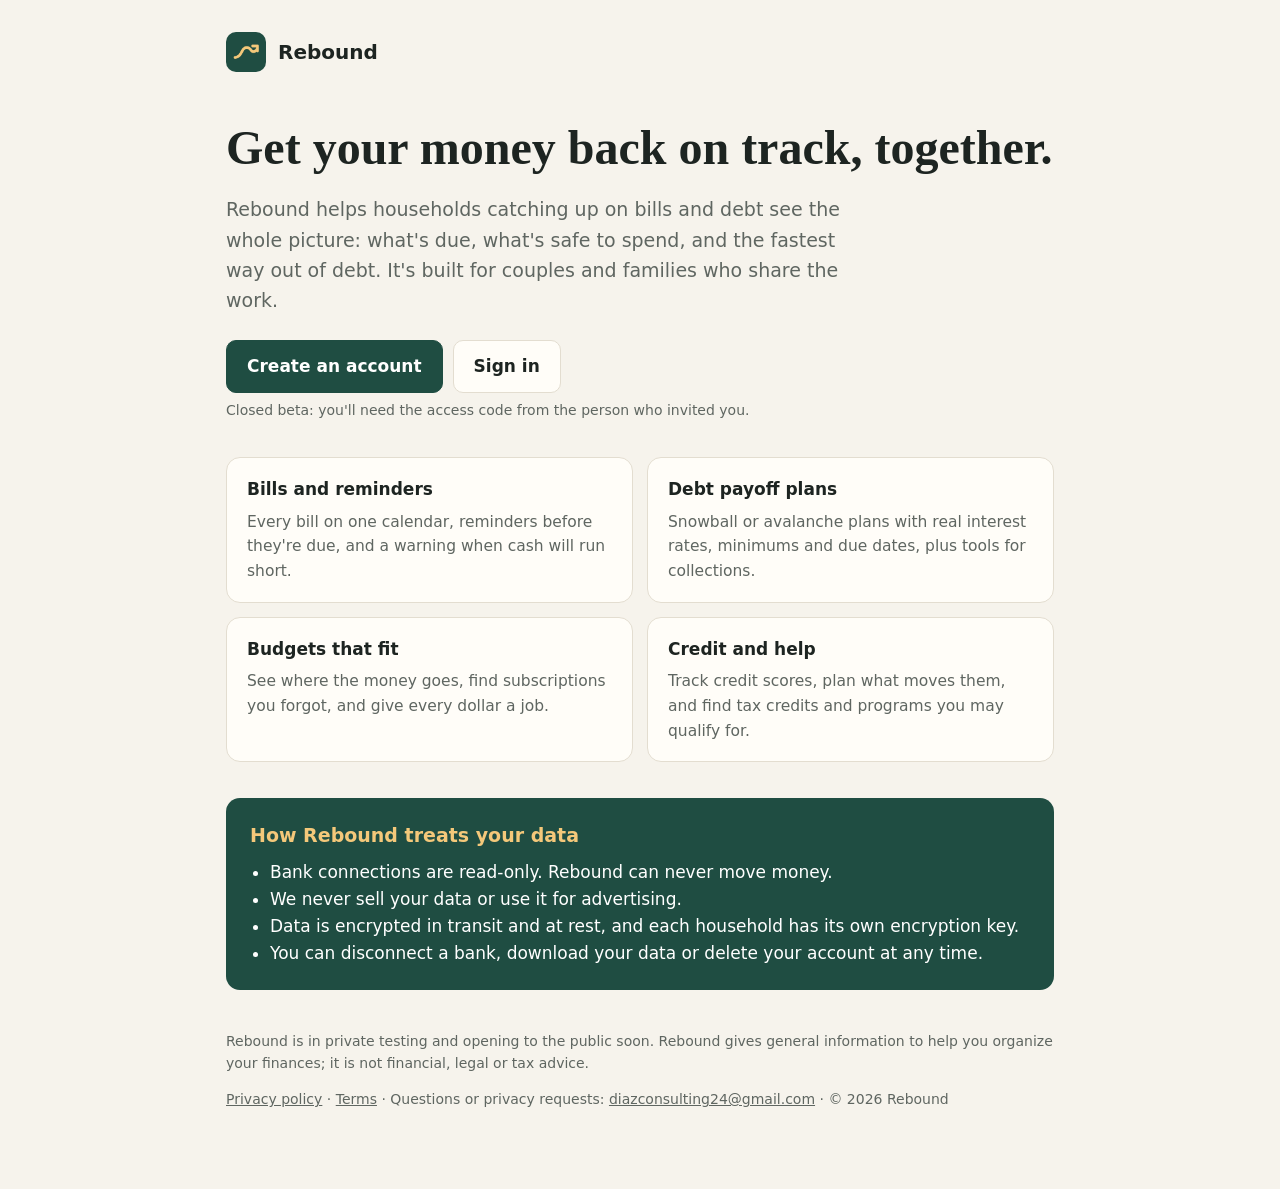
<file: index.html>
<!doctype html>
<html lang="en">
<head>
  <meta charset="utf-8">
  <meta name="viewport" content="width=device-width, initial-scale=1">
  <title>Rebound: get your money back on track</title>
  <meta name="description" content="Rebound is a personal-finance app for households catching up on bills and debt: budgets, bill reminders, cash-flow forecasts and debt payoff plans.">
  <link rel="icon" href="icon.png">
  <style>
    :root { --bg: #f6f3ec; --card: #fffdf8; --ink: #1d2421; --muted: #5f6661; --brand: #1f4d42; --gold: #f4c87a; --line: #e3ddd0; }
    @media (prefers-color-scheme: dark) { :root { --bg: #121614; --card: #1a201d; --ink: #e8ece9; --muted: #a3ada8; --line: #2c3530; } }
    * { box-sizing: border-box; }
    body { margin: 0; background: var(--bg); color: var(--ink); font: 17px/1.6 ui-sans-serif, -apple-system, "Segoe UI", system-ui, Roboto, Arial, sans-serif; }
    .wrap { max-width: 860px; margin: 0 auto; padding: 32px 16px 64px; }
    header { display: flex; align-items: center; gap: 12px; }
    header img { width: 40px; height: 40px; border-radius: 10px; }
    header b { font-size: 20px; }
    h1 { font-family: "Iowan Old Style", Palatino, Georgia, serif; font-size: clamp(32px, 6vw, 48px); line-height: 1.15; margin: 48px 0 12px; }
    .lead { font-size: 19px; color: var(--muted); max-width: 640px; }
    .grid { display: grid; grid-template-columns: 1fr 1fr; gap: 14px; margin: 36px 0; } @media (max-width: 600px) { .grid { grid-template-columns: 1fr; } }
    .card { background: var(--card); border: 1px solid var(--line); border-radius: 14px; padding: 18px 20px; }
    .card h2 { font-size: 17px; margin: 0 0 6px; }
    .card p { margin: 0; color: var(--muted); font-size: 15.5px; }
    .trust { background: var(--brand); color: #fff; border-radius: 14px; padding: 22px 24px; }
    .trust h2 { margin: 0 0 8px; font-size: 19px; color: var(--gold); }
    .trust ul { margin: 0; padding-left: 20px; }
    footer { margin-top: 40px; color: var(--muted); font-size: 14px; }
    a { color: inherit; }
    .cta { display: flex; gap: 10px; flex-wrap: wrap; margin: 24px 0 6px; }
    .btn { display: inline-block; padding: 12px 20px; border-radius: 10px; font-weight: 600; text-decoration: none; border: 1px solid var(--line); background: var(--card); color: var(--ink); }
    .btn.primary { background: var(--brand); border-color: var(--brand); color: #fff; }
    .beta { font-size: 14px; color: var(--muted); margin: 0; }
  </style>
</head>
<body>
  <div class="wrap">
    <header><img src="icon.png" alt=""><b>Rebound</b></header>
    <h1>Get your money back on track, together.</h1>
    <p class="lead">Rebound helps households catching up on bills and debt see the whole picture: what's due, what's safe to spend, and the fastest way out of debt. It's built for couples and families who share the work.</p>
    <div class="cta"><a class="btn primary" href="https://rebound.diazbsg.com/account.html#signup">Create an account</a><a class="btn" href="https://rebound.diazbsg.com/account.html#login">Sign in</a></div>
    <p class="beta">Closed beta: you'll need the access code from the person who invited you.</p>
    <div class="grid">
      <div class="card"><h2>Bills and reminders</h2><p>Every bill on one calendar, reminders before they're due, and a warning when cash will run short.</p></div>
      <div class="card"><h2>Debt payoff plans</h2><p>Snowball or avalanche plans with real interest rates, minimums and due dates, plus tools for collections.</p></div>
      <div class="card"><h2>Budgets that fit</h2><p>See where the money goes, find subscriptions you forgot, and give every dollar a job.</p></div>
      <div class="card"><h2>Credit and help</h2><p>Track credit scores, plan what moves them, and find tax credits and programs you may qualify for.</p></div>
    </div>
    <div class="trust">
      <h2>How Rebound treats your data</h2>
      <ul>
        <li>Bank connections are read-only. Rebound can never move money.</li>
        <li>We never sell your data or use it for advertising.</li>
        <li>Data is encrypted in transit and at rest, and each household has its own encryption key.</li>
        <li>You can disconnect a bank, download your data or delete your account at any time.</li>
      </ul>
    </div>
    <footer>
      <p>Rebound is in private testing and opening to the public soon. Rebound gives general information to help you organize your finances; it is not financial, legal or tax advice.</p>
      <p><a href="privacy.html">Privacy policy</a> · <a href="terms.html">Terms</a> · Questions or privacy requests: <a href="mailto:diazconsulting24@gmail.com">diazconsulting24@gmail.com</a> · © 2026 Rebound</p>
    </footer>
  </div>
</body>
</html>
</file>
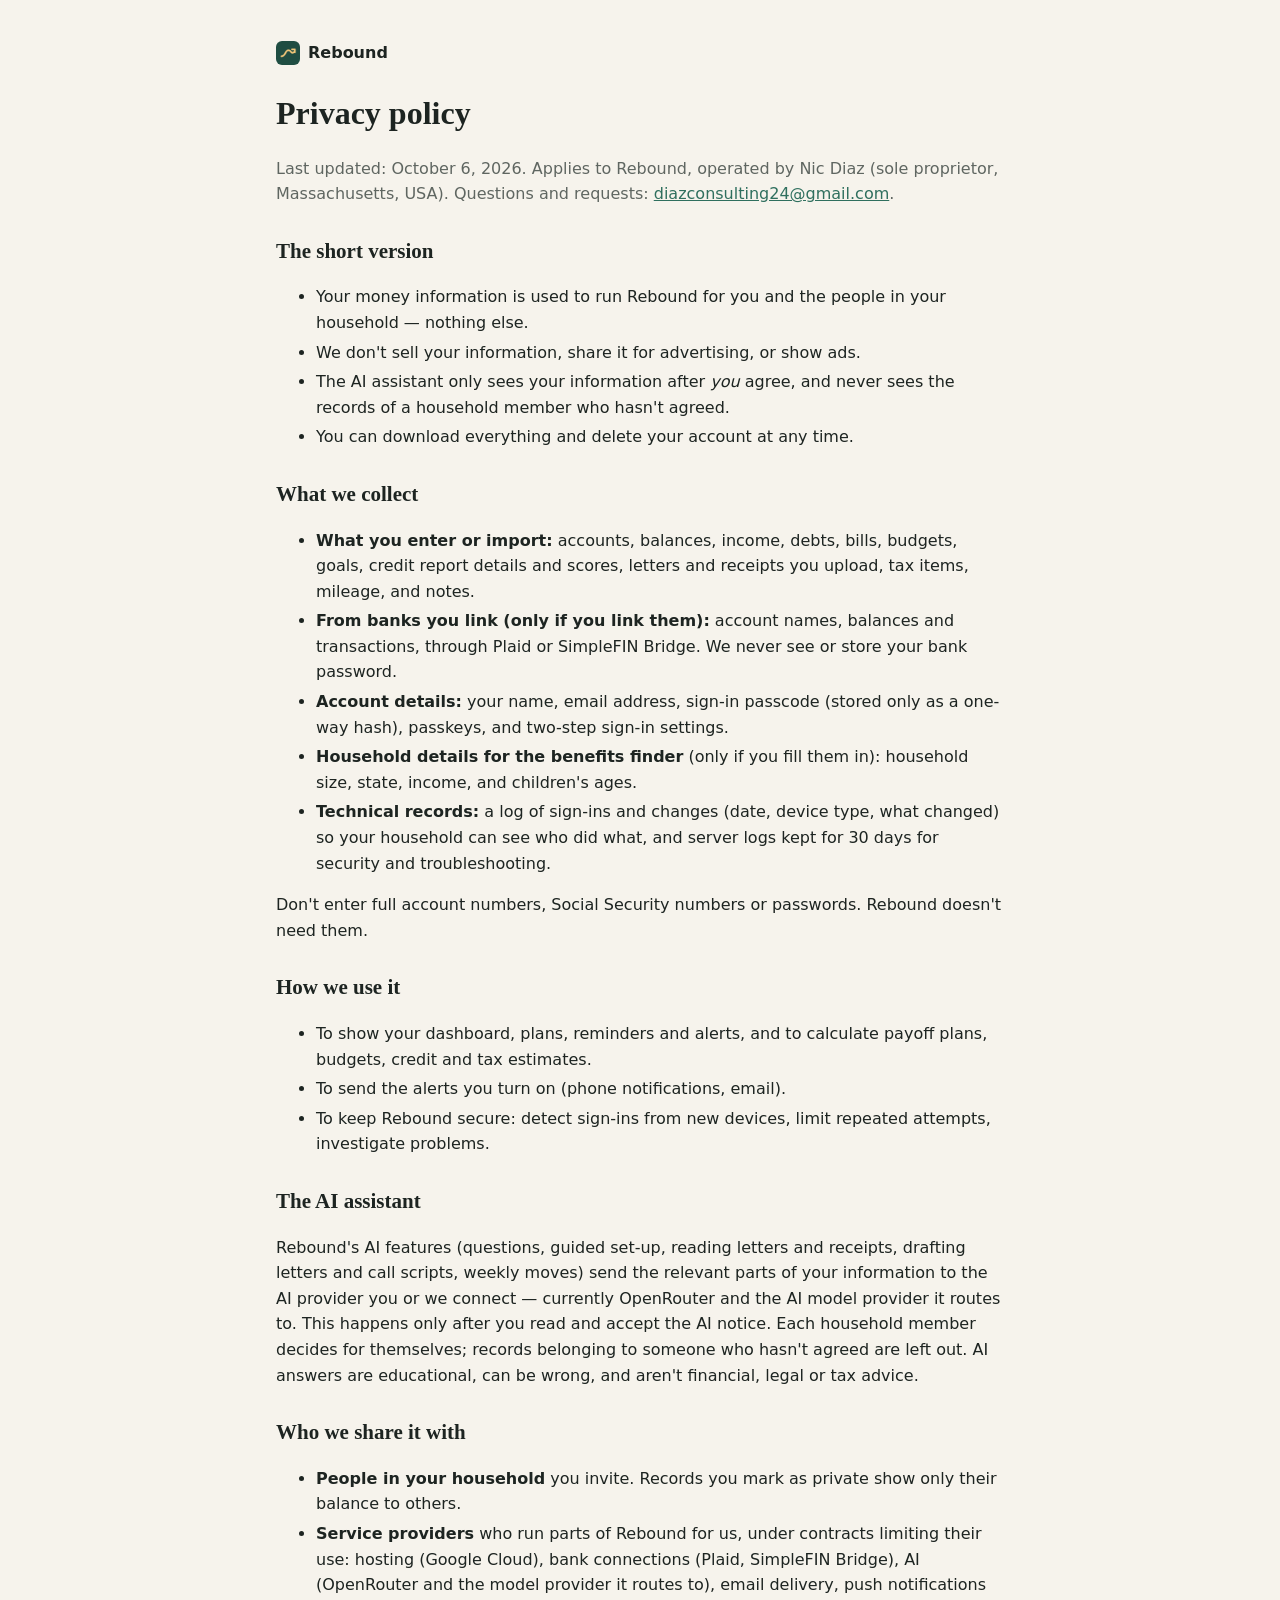
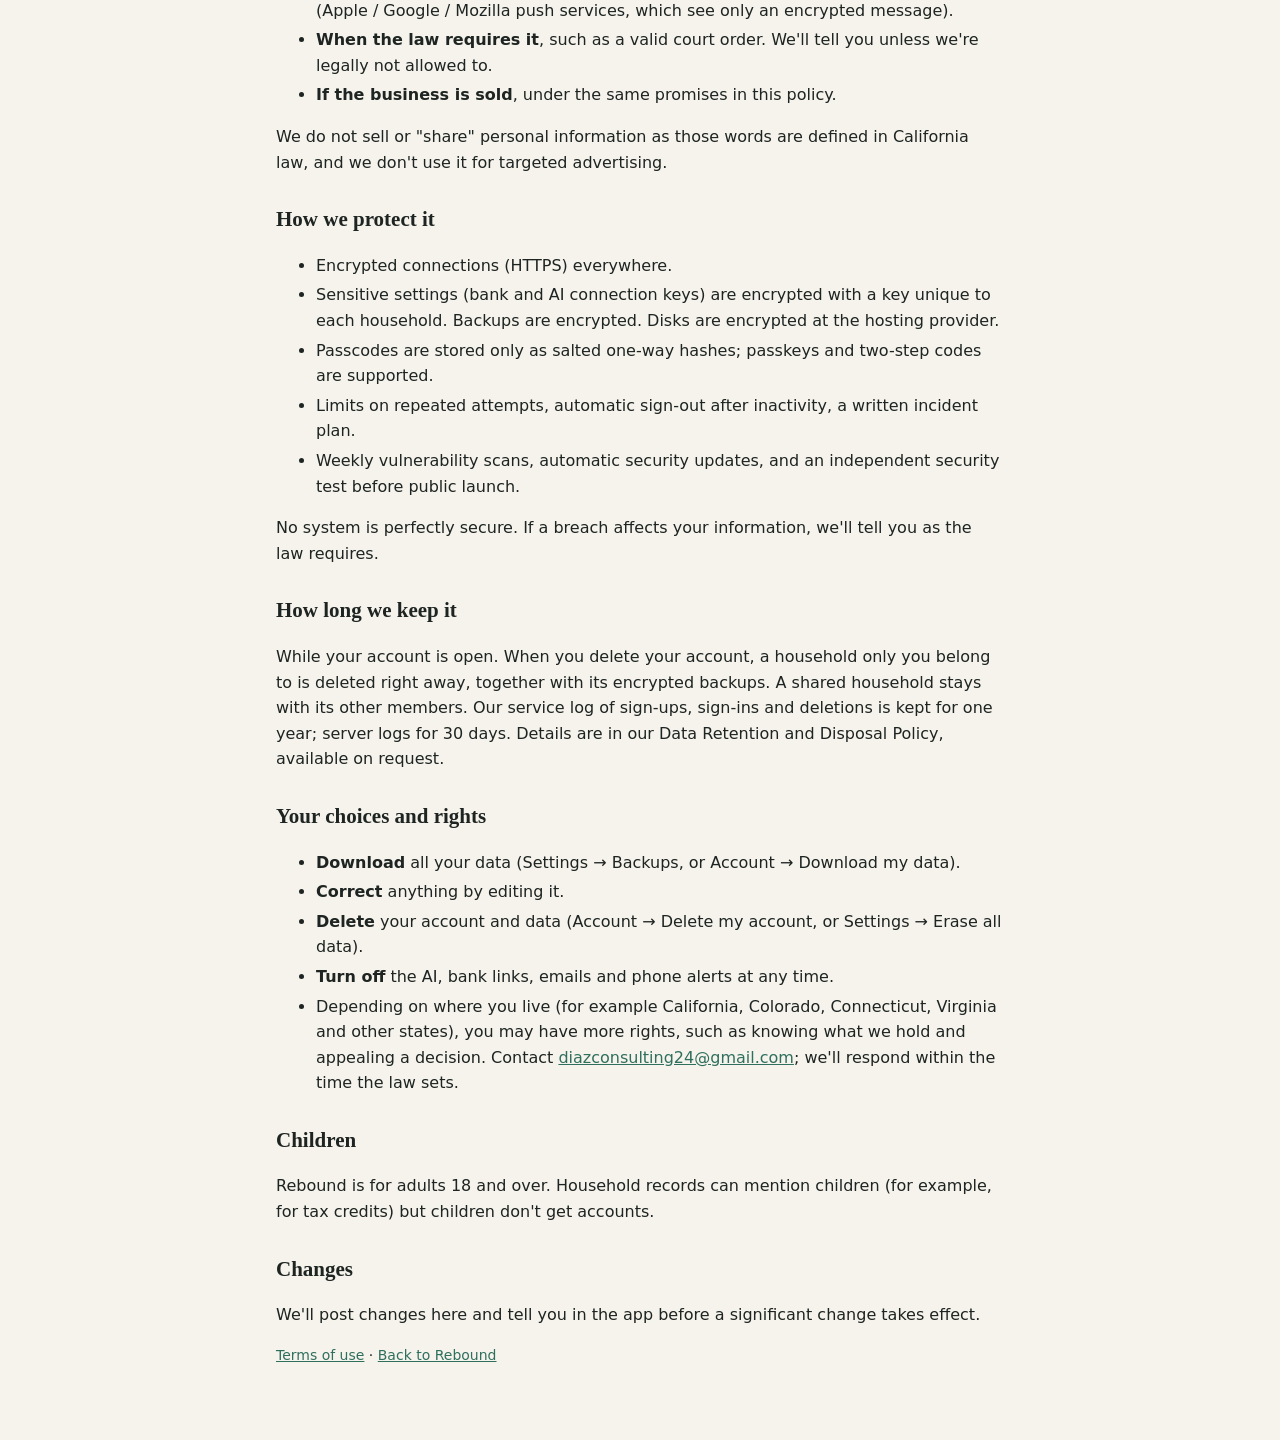
<file: privacy.html>
<!doctype html>
<html lang="en">
<head>
  <meta charset="utf-8">
  <meta name="viewport" content="width=device-width, initial-scale=1">
  <meta name="theme-color" content="#1f4d42">
  <title>Privacy policy · Rebound</title>
  <link rel="icon" href="icon.png">
  <link rel="stylesheet" href="site.css">
</head>
<body class="legal-page">
<main class="legal" id="top">
  <p><a class="brand-link" href="./"><img src="icon.png" alt="" width="24" height="24" style="border-radius:6px"> Rebound</a></p>
  <h1>Privacy policy</h1>
  <p class="muted">Last updated: October 6, 2026. Applies to Rebound, operated by Nic Diaz (sole proprietor, Massachusetts, USA). Questions and requests: <a href="mailto:diazconsulting24@gmail.com">diazconsulting24@gmail.com</a>.</p>

  <h2>The short version</h2>
  <ul>
    <li>Your money information is used to run Rebound for you and the people in your household — nothing else.</li>
    <li>We don't sell your information, share it for advertising, or show ads.</li>
    <li>The AI assistant only sees your information after <em>you</em> agree, and never sees the records of a household member who hasn't agreed.</li>
    <li>You can download everything and delete your account at any time.</li>
  </ul>

  <h2>What we collect</h2>
  <ul>
    <li><strong>What you enter or import:</strong> accounts, balances, income, debts, bills, budgets, goals, credit report details and scores, letters and receipts you upload, tax items, mileage, and notes.</li>
    <li><strong>From banks you link (only if you link them):</strong> account names, balances and transactions, through Plaid or SimpleFIN Bridge. We never see or store your bank password.</li>
    <li><strong>Account details:</strong> your name, email address, sign-in passcode (stored only as a one-way hash), passkeys, and two-step sign-in settings.</li>
    <li><strong>Household details for the benefits finder</strong> (only if you fill them in): household size, state, income, and children's ages.</li>
    <li><strong>Technical records:</strong> a log of sign-ins and changes (date, device type, what changed) so your household can see who did what, and server logs kept for 30 days for security and troubleshooting.</li>
  </ul>
  <p>Don't enter full account numbers, Social Security numbers or passwords. Rebound doesn't need them.</p>

  <h2>How we use it</h2>
  <ul>
    <li>To show your dashboard, plans, reminders and alerts, and to calculate payoff plans, budgets, credit and tax estimates.</li>
    <li>To send the alerts you turn on (phone notifications, email).</li>
    <li>To keep Rebound secure: detect sign-ins from new devices, limit repeated attempts, investigate problems.</li>
  </ul>

  <h2>The AI assistant</h2>
  <p>Rebound's AI features (questions, guided set-up, reading letters and receipts, drafting letters and call scripts, weekly moves) send the relevant parts of your information to the AI provider you or we connect — currently OpenRouter and the AI model provider it routes to. This happens only after you read and accept the AI notice. Each household member decides for themselves; records belonging to someone who hasn't agreed are left out. AI answers are educational, can be wrong, and aren't financial, legal or tax advice.</p>

  <h2>Who we share it with</h2>
  <ul>
    <li><strong>People in your household</strong> you invite. Records you mark as private show only their balance to others.</li>
    <li><strong>Service providers</strong> who run parts of Rebound for us, under contracts limiting their use: hosting (Google Cloud), bank connections (Plaid, SimpleFIN Bridge), AI (OpenRouter and the model provider it routes to), email delivery, push notifications (Apple / Google / Mozilla push services, which see only an encrypted message).</li>
    <li><strong>When the law requires it</strong>, such as a valid court order. We'll tell you unless we're legally not allowed to.</li>
    <li><strong>If the business is sold</strong>, under the same promises in this policy.</li>
  </ul>
  <p>We do not sell or "share" personal information as those words are defined in California law, and we don't use it for targeted advertising.</p>

  <h2>How we protect it</h2>
  <ul>
    <li>Encrypted connections (HTTPS) everywhere.</li>
    <li>Sensitive settings (bank and AI connection keys) are encrypted with a key unique to each household. Backups are encrypted. Disks are encrypted at the hosting provider.</li>
    <li>Passcodes are stored only as salted one-way hashes; passkeys and two-step codes are supported.</li>
    <li>Limits on repeated attempts, automatic sign-out after inactivity, a written incident plan.</li>
    <li>Weekly vulnerability scans, automatic security updates, and an independent security test before public launch.</li>
  </ul>
  <p>No system is perfectly secure. If a breach affects your information, we'll tell you as the law requires.</p>

  <h2>How long we keep it</h2>
  <p>While your account is open. When you delete your account, a household only you belong to is deleted right away, together with its encrypted backups. A shared household stays with its other members. Our service log of sign-ups, sign-ins and deletions is kept for one year; server logs for 30 days. Details are in our Data Retention and Disposal Policy, available on request.</p>

  <h2>Your choices and rights</h2>
  <ul>
    <li><strong>Download</strong> all your data (Settings → Backups, or Account → Download my data).</li>
    <li><strong>Correct</strong> anything by editing it.</li>
    <li><strong>Delete</strong> your account and data (Account → Delete my account, or Settings → Erase all data).</li>
    <li><strong>Turn off</strong> the AI, bank links, emails and phone alerts at any time.</li>
    <li>Depending on where you live (for example California, Colorado, Connecticut, Virginia and other states), you may have more rights, such as knowing what we hold and appealing a decision. Contact <a href="mailto:diazconsulting24@gmail.com">diazconsulting24@gmail.com</a>; we'll respond within the time the law sets.</li>
  </ul>

  <h2>Children</h2>
  <p>Rebound is for adults 18 and over. Household records can mention children (for example, for tax credits) but children don't get accounts.</p>

  <h2>Changes</h2>
  <p>We'll post changes here and tell you in the app before a significant change takes effect.</p>
  <p class="small"><a href="terms.html">Terms of use</a> · <a href="./">Back to Rebound</a></p>
</main>
</body>
</html>
</file>
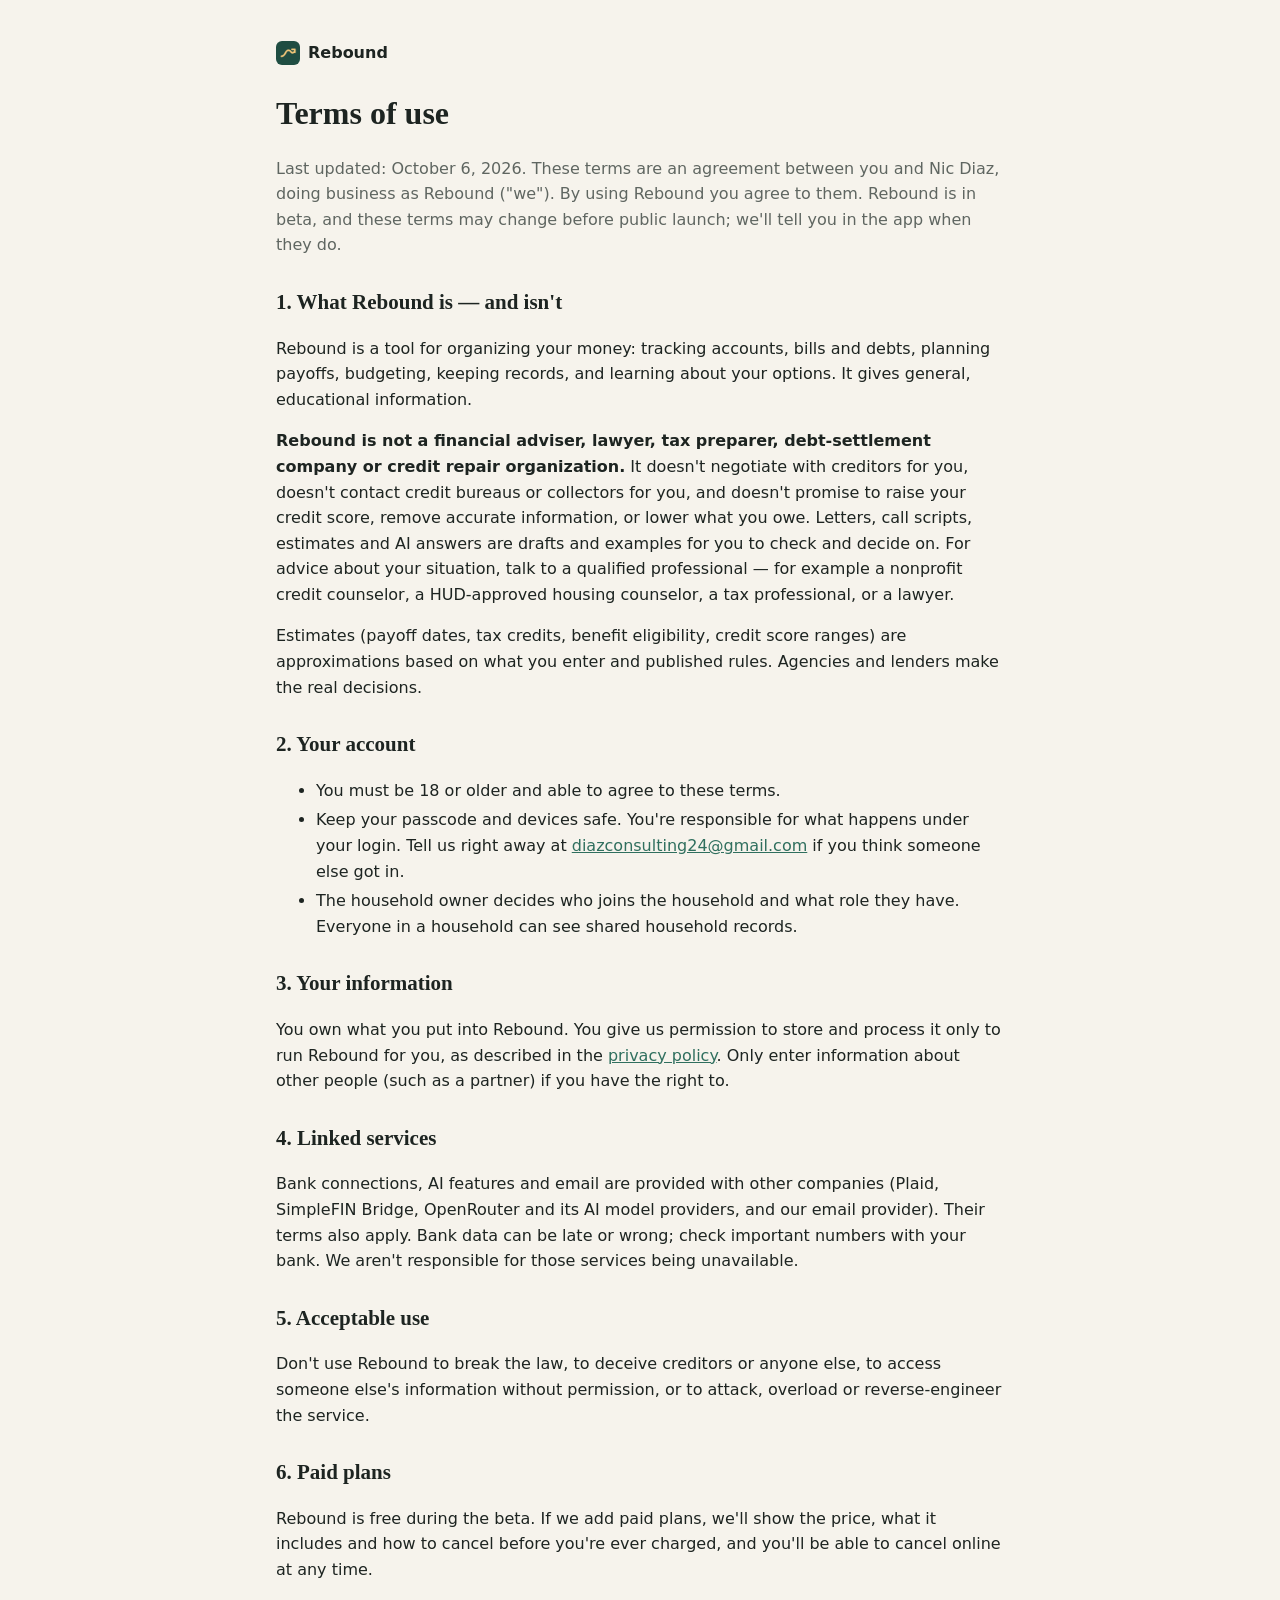
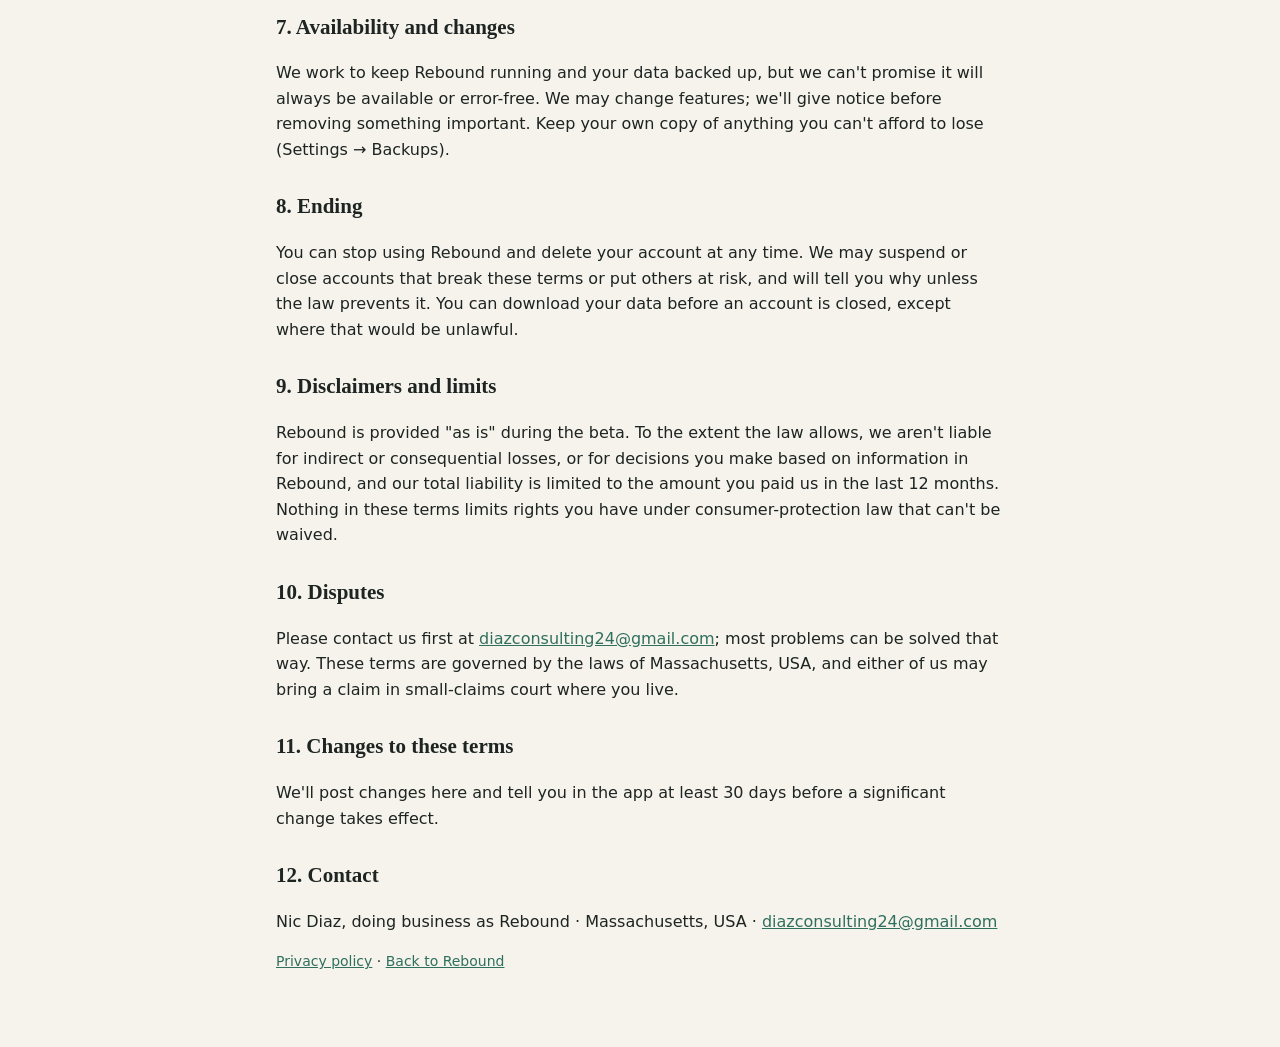
<file: terms.html>
<!doctype html>
<html lang="en">
<head>
  <meta charset="utf-8">
  <meta name="viewport" content="width=device-width, initial-scale=1">
  <meta name="theme-color" content="#1f4d42">
  <title>Terms of use · Rebound</title>
  <link rel="icon" href="icon.png">
  <link rel="stylesheet" href="site.css">
</head>
<body class="legal-page">
<main class="legal" id="top">
  <p><a class="brand-link" href="./"><img src="icon.png" alt="" width="24" height="24" style="border-radius:6px"> Rebound</a></p>
  <h1>Terms of use</h1>
  <p class="muted">Last updated: October 6, 2026. These terms are an agreement between you and Nic Diaz, doing business as Rebound ("we"). By using Rebound you agree to them. Rebound is in beta, and these terms may change before public launch; we'll tell you in the app when they do.</p>

  <h2>1. What Rebound is — and isn't</h2>
  <p>Rebound is a tool for organizing your money: tracking accounts, bills and debts, planning payoffs, budgeting, keeping records, and learning about your options. It gives general, educational information.</p>
  <p><strong>Rebound is not a financial adviser, lawyer, tax preparer, debt-settlement company or credit repair organization.</strong> It doesn't negotiate with creditors for you, doesn't contact credit bureaus or collectors for you, and doesn't promise to raise your credit score, remove accurate information, or lower what you owe. Letters, call scripts, estimates and AI answers are drafts and examples for you to check and decide on. For advice about your situation, talk to a qualified professional — for example a nonprofit credit counselor, a HUD-approved housing counselor, a tax professional, or a lawyer.</p>
  <p>Estimates (payoff dates, tax credits, benefit eligibility, credit score ranges) are approximations based on what you enter and published rules. Agencies and lenders make the real decisions.</p>

  <h2>2. Your account</h2>
  <ul>
    <li>You must be 18 or older and able to agree to these terms.</li>
    <li>Keep your passcode and devices safe. You're responsible for what happens under your login. Tell us right away at <a href="mailto:diazconsulting24@gmail.com">diazconsulting24@gmail.com</a> if you think someone else got in.</li>
    <li>The household owner decides who joins the household and what role they have. Everyone in a household can see shared household records.</li>
  </ul>

  <h2>3. Your information</h2>
  <p>You own what you put into Rebound. You give us permission to store and process it only to run Rebound for you, as described in the <a href="privacy.html">privacy policy</a>. Only enter information about other people (such as a partner) if you have the right to.</p>

  <h2>4. Linked services</h2>
  <p>Bank connections, AI features and email are provided with other companies (Plaid, SimpleFIN Bridge, OpenRouter and its AI model providers, and our email provider). Their terms also apply. Bank data can be late or wrong; check important numbers with your bank. We aren't responsible for those services being unavailable.</p>

  <h2>5. Acceptable use</h2>
  <p>Don't use Rebound to break the law, to deceive creditors or anyone else, to access someone else's information without permission, or to attack, overload or reverse-engineer the service.</p>

  <h2>6. Paid plans</h2>
  <p>Rebound is free during the beta. If we add paid plans, we'll show the price, what it includes and how to cancel before you're ever charged, and you'll be able to cancel online at any time.</p>

  <h2>7. Availability and changes</h2>
  <p>We work to keep Rebound running and your data backed up, but we can't promise it will always be available or error-free. We may change features; we'll give notice before removing something important. Keep your own copy of anything you can't afford to lose (Settings → Backups).</p>

  <h2>8. Ending</h2>
  <p>You can stop using Rebound and delete your account at any time. We may suspend or close accounts that break these terms or put others at risk, and will tell you why unless the law prevents it. You can download your data before an account is closed, except where that would be unlawful.</p>

  <h2>9. Disclaimers and limits</h2>
  <p>Rebound is provided "as is" during the beta. To the extent the law allows, we aren't liable for indirect or consequential losses, or for decisions you make based on information in Rebound, and our total liability is limited to the amount you paid us in the last 12 months. Nothing in these terms limits rights you have under consumer-protection law that can't be waived.</p>

  <h2>10. Disputes</h2>
  <p>Please contact us first at <a href="mailto:diazconsulting24@gmail.com">diazconsulting24@gmail.com</a>; most problems can be solved that way. These terms are governed by the laws of Massachusetts, USA, and either of us may bring a claim in small-claims court where you live.</p>

  <h2>11. Changes to these terms</h2>
  <p>We'll post changes here and tell you in the app at least 30 days before a significant change takes effect.</p>

  <h2>12. Contact</h2>
  <p>Nic Diaz, doing business as Rebound · Massachusetts, USA · <a href="mailto:diazconsulting24@gmail.com">diazconsulting24@gmail.com</a></p>
  <p class="small"><a href="privacy.html">Privacy policy</a> · <a href="./">Back to Rebound</a></p>
</main>
</body>
</html>
</file>
<file: site.css>
:root { --bg: #f6f3ec; --ink: #1d2421; --muted: #5f6661; --line: #e3ddd0; --brand-2: #2f6f5e; }
@media (prefers-color-scheme: dark) { :root { --bg: #121614; --ink: #e8ece9; --muted: #a3ada8; --line: #2c3530; --brand-2: #5fae95; } }
* { box-sizing: border-box; }
body { margin: 0; background: var(--bg); color: var(--ink); font: 16px/1.6 ui-sans-serif, -apple-system, "Segoe UI", system-ui, Roboto, Arial, sans-serif; }
.muted { color: var(--muted); } .small { font-size: 14px; }
.legal { max-width: 760px; margin: 0 auto; padding: 24px 16px 60px; }
.legal h1 { font-family: "Iowan Old Style", Palatino, Georgia, serif; font-size: 32px; margin: 12px 0 4px; }
.legal h2 { font-family: "Iowan Old Style", Palatino, Georgia, serif; font-size: 21px; margin: 28px 0 6px; }
.legal li { margin: 4px 0; }
.legal a { color: var(--brand-2); }
.legal .brand-link { display: inline-flex; align-items: center; gap: 8px; font-weight: 600; color: var(--ink); text-decoration: none; }
</file>
